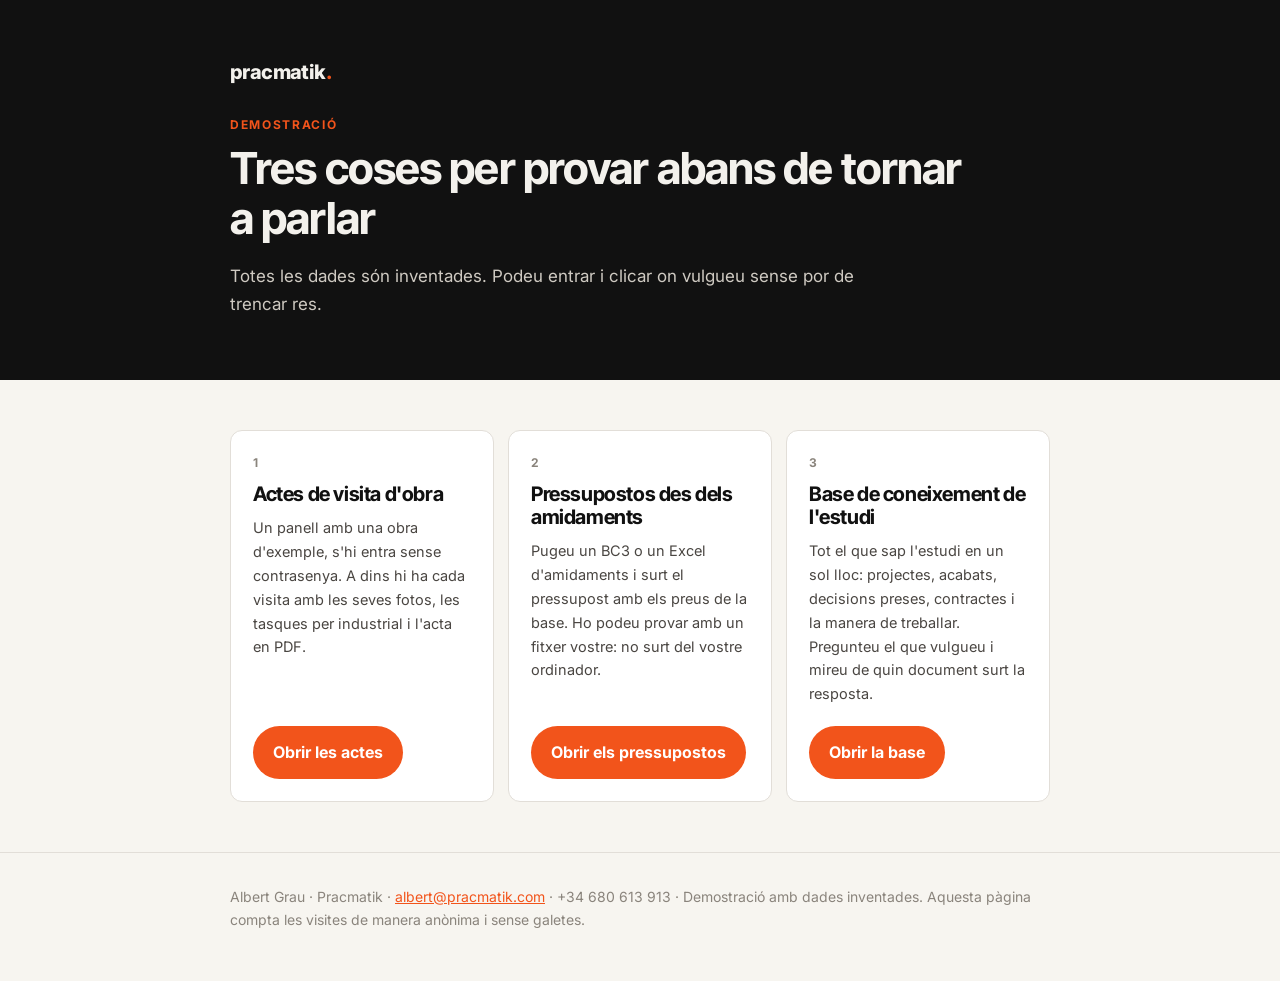
<file: index.html>
<!doctype html>
<html lang="ca">
<head>
<meta charset="utf-8">
<meta name="viewport" content="width=device-width,initial-scale=1">
<meta name="robots" content="noindex,nofollow">
<title>Tres demos · Demostració · Pracmatik</title>
<link rel="preconnect" href="https://fonts.googleapis.com">
<link rel="stylesheet" href="https://fonts.googleapis.com/css2?family=Inter:wght@400;500;600;700&family=Inter+Tight:wght@700;800&display=swap">
<script defer src="track.js"></script>
<style>
:root{--paper:#F7F5F0;--ink:#111;--ink2:#4a4642;--ink3:#8a847c;--line:#e2ded8;--w:#fff;--obra:#F2541B;--groc:#e9b949}
*{box-sizing:border-box}
html,body{max-width:100%;overflow-x:hidden}
body{margin:0;background:var(--paper);color:var(--ink);font-family:Inter,system-ui,-apple-system,'Segoe UI',sans-serif;font-size:16px;line-height:1.65;-webkit-font-smoothing:antialiased}
.env{max-width:860px;margin:0 auto;padding:0 20px}
h1,h2,h3{font-family:'Inter Tight',Inter,sans-serif;letter-spacing:-.02em;line-height:1.15;margin:0}
p{margin:0 0 14px}
a{color:var(--obra)}
.cab{background:var(--ink);color:#f3f1ec;padding:56px 0 48px}
.logo{font-weight:800;font-size:20px;letter-spacing:-.03em;color:#f3f1ec;text-decoration:none}
.logo span{color:var(--obra)}
.kicker{display:block;margin:26px 0 8px;font-size:12px;letter-spacing:.14em;text-transform:uppercase;color:var(--obra);font-weight:700}
.cab h1{font-size:clamp(28px,5.2vw,44px);margin-bottom:18px;max-width:760px}
.cab p{color:#cfcac2;max-width:640px;font-size:17px}
.boto{display:inline-block;padding:13px 20px;border-radius:999px;background:var(--obra);color:#fff;font-weight:700;text-decoration:none;text-align:center}
section{padding:50px 0;border-bottom:1px solid var(--line)}
.demos{display:grid;grid-template-columns:repeat(auto-fit,minmax(min(100%,240px),1fr));gap:14px}
.demo{background:var(--w);border:1px solid var(--line);border-radius:12px;padding:22px;display:flex;flex-direction:column}
.demo .n{font-size:12px;letter-spacing:.14em;text-transform:uppercase;color:var(--ink3);font-weight:700;margin-bottom:10px}
.demo h2{font-size:20px;margin-bottom:10px}
.demo p{font-size:14.5px;color:var(--ink2);flex:1 1 auto}
.demo .boto{align-self:flex-start;margin-top:6px}
.peu{padding:32px 0 50px;font-size:14px;color:var(--ink3)}
@media (max-width:560px){
  .cab{padding:40px 0 36px}
  .cab p{font-size:16px}
  .demo .boto{align-self:stretch}
}
</style>
</head>
<body>
<header class="cab"><div class="env">
  <a class="logo" href="https://www.pracmatik.com" target="_blank" rel="noopener">pracmatik<span>.</span></a>
  <span class="kicker">Demostració</span>
  <h1>Tres coses per provar abans de tornar a parlar</h1>
  <p>Totes les dades són inventades. Podeu entrar i clicar on vulgueu sense por de trencar res.</p>
</div></header>

<main>
<section><div class="env">
  <div class="demos">
    <article class="demo">
      <span class="n">1</span>
      <h2>Actes de visita d'obra</h2>
      <p>Un panell amb una obra d'exemple, s'hi entra sense contrasenya. A dins hi ha cada visita amb les seves fotos, les tasques per industrial i l'acta en PDF.</p>
      <a class="boto" href="https://actas-dashboard.2slval.easypanel.host/demo/" target="_blank" rel="noopener">Obrir les actes</a>
    </article>
    <article class="demo">
      <span class="n">2</span>
      <h2>Pressupostos des dels amidaments</h2>
      <p>Pugeu un BC3 o un Excel d'amidaments i surt el pressupost amb els preus de la base. Ho podeu provar amb un fitxer vostre: no surt del vostre ordinador.</p>
      <a class="boto" href="pressupostos/">Obrir els pressupostos</a>
    </article>
    <article class="demo">
      <span class="n">3</span>
      <h2>Base de coneixement de l'estudi</h2>
      <p>Tot el que sap l'estudi en un sol lloc: projectes, acabats, decisions preses, contractes i la manera de treballar. Pregunteu el que vulgueu i mireu de quin document surt la resposta.</p>
      <a class="boto" href="coneixement/">Obrir la base</a>
    </article>
  </div>
</div></section>
</main>

<footer class="peu"><div class="env">
  Albert Grau · Pracmatik · <a href="mailto:albert@pracmatik.com">albert@pracmatik.com</a> · +34 680 613 913 · Demostració amb dades inventades. Aquesta pàgina compta les visites de manera anònima i sense galetes.
</div></footer>
</body>
</html>
</file>
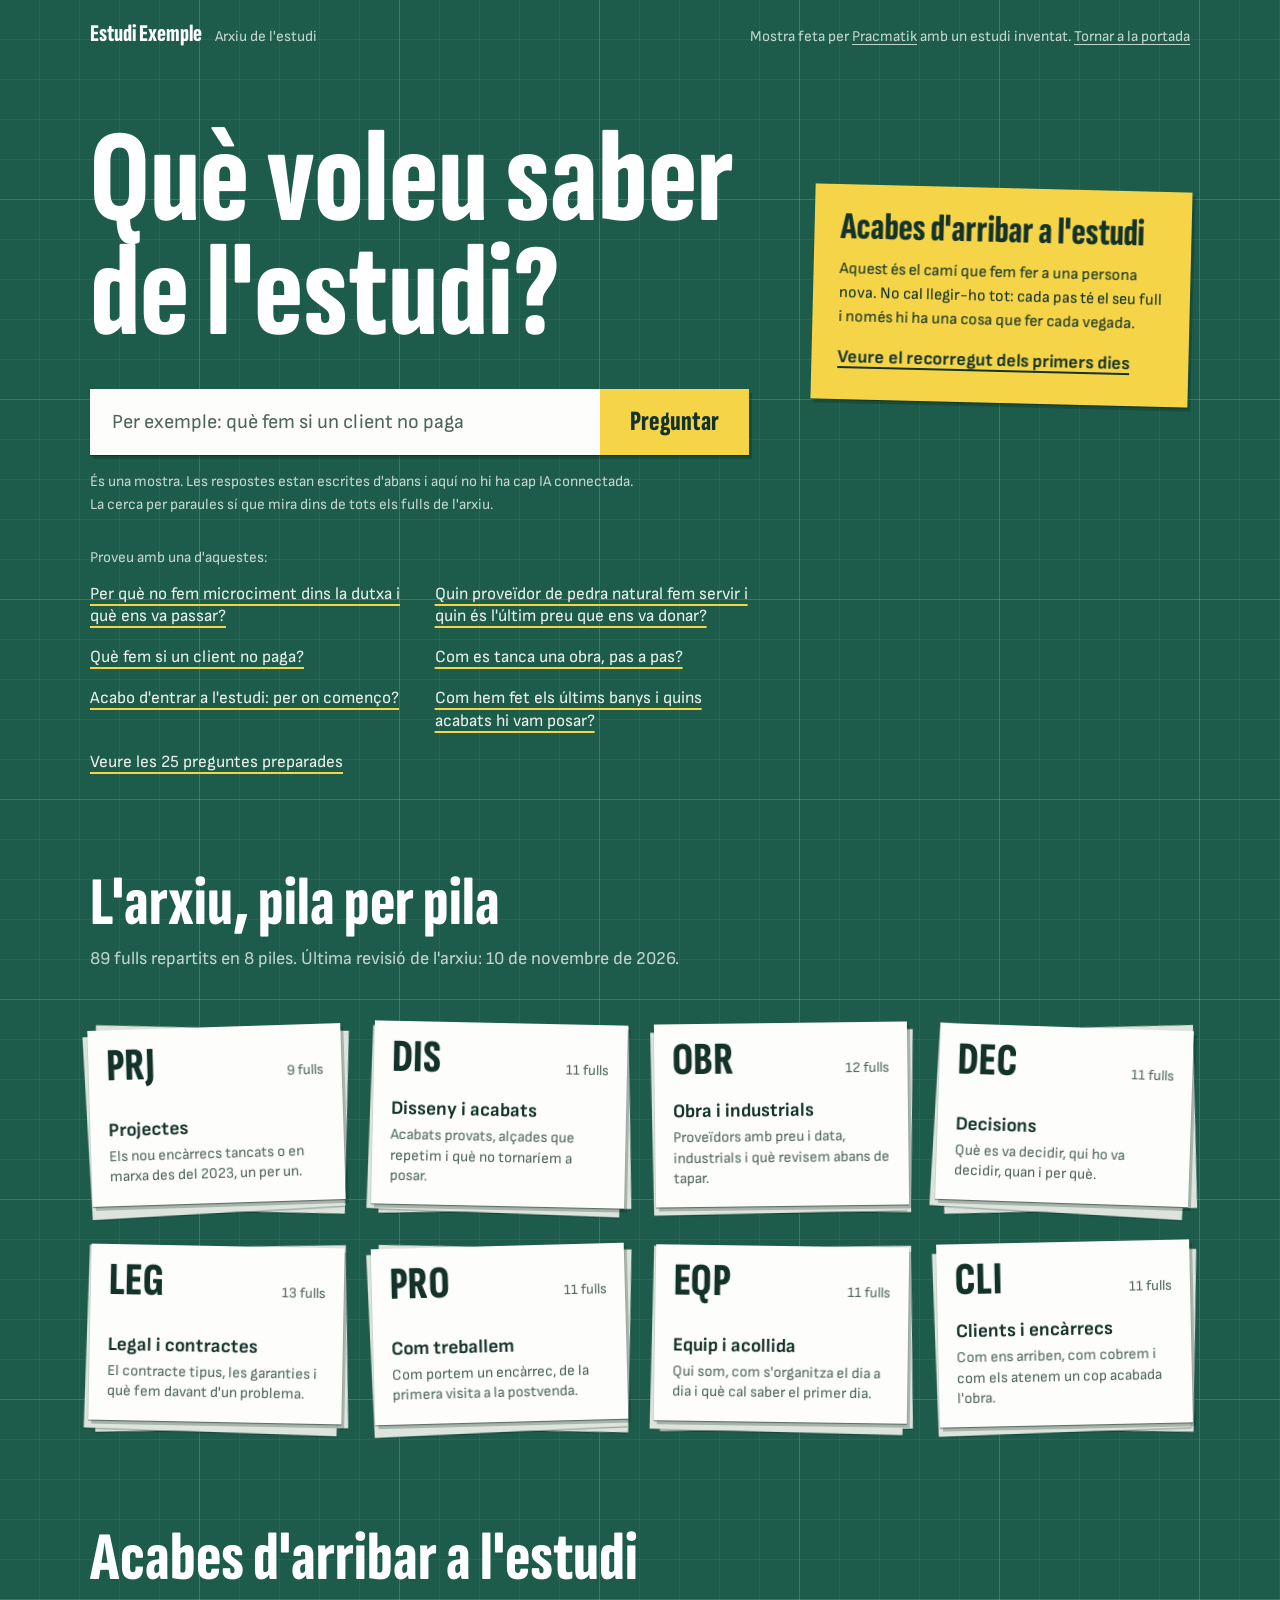
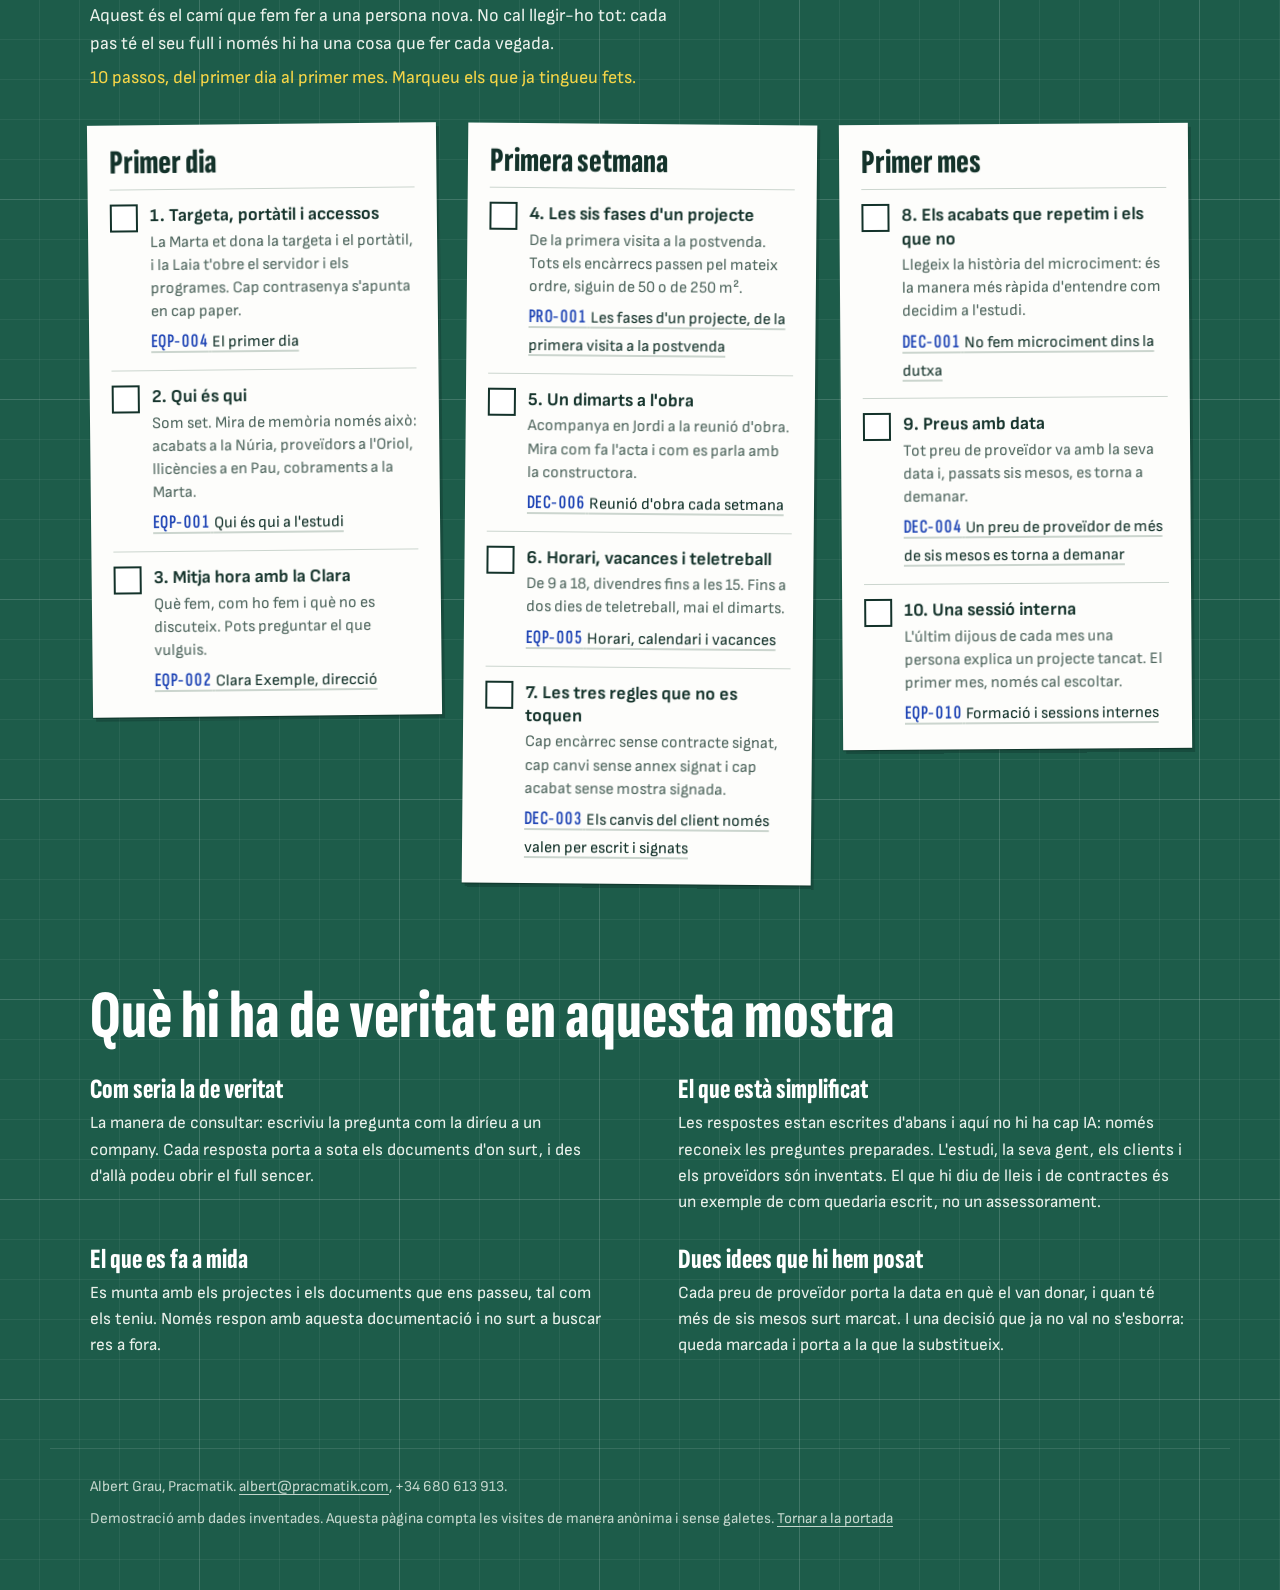
<file: coneixement/index.html>
<!doctype html>
<html lang="ca">
<head>
<meta charset="utf-8">
<meta name="viewport" content="width=device-width,initial-scale=1">
<meta name="robots" content="noindex,nofollow">
<meta name="theme-color" content="#1D5C4A">
<title>Arxiu de l'estudi, demostració de Pracmatik</title>
<link rel="icon" href="data:image/svg+xml,%3Csvg xmlns='http://www.w3.org/2000/svg' viewBox='0 0 32 32'%3E%3Crect width='32' height='32' fill='%231D5C4A'/%3E%3Cpath d='M9 6h14v20H9z' fill='%23FDFDFB' transform='rotate(-6 16 16)'/%3E%3Cpath d='M12 11h8v3h-8z' fill='%23F5D547' transform='rotate(-6 16 16)'/%3E%3C/svg%3E">
<link rel="preconnect" href="https://fonts.googleapis.com">
<link rel="preconnect" href="https://fonts.gstatic.com" crossorigin>
<link rel="stylesheet" href="https://fonts.googleapis.com/css2?family=Sofia+Sans:wght@400;600;700&family=Sofia+Sans+Extra+Condensed:wght@600;800&display=swap">
<link rel="stylesheet" href="estil.css?v=4">
<script defer src="../track.js"></script>
<script defer src="dades.js?v=4"></script>
<script defer src="app.js?v=4"></script>
</head>
<body>
<div class="avaria" id="avaria" role="alert" hidden></div>

<header class="cap">
  <p><b>Estudi Exemple</b> Arxiu de l'estudi</p>
  <p>Mostra feta per <a href="https://www.pracmatik.com" target="_blank" rel="noopener">Pracmatik</a> amb un estudi inventat. <a href="../">Tornar a la portada</a></p>
</header>

<main>
<section class="entrada" id="consulta">
  <div>
    <h1><label for="q">Què voleu saber de l'estudi?</label></h1>
    <form class="camp" id="form" autocomplete="off">
      <input id="q" type="search" placeholder="Per exemple: què fem si un client no paga" enterkeyhint="search">
      <button type="submit">Preguntar</button>
    </form>
    <div id="resposta" aria-live="polite"></div>
    <p class="avis">És una mostra. Les respostes estan escrites d'abans i aquí no hi ha cap IA connectada. La cerca per paraules sí que mira dins de tots els fulls de l'arxiu.</p>
    <p class="proveu">Proveu amb una d'aquestes:</p>
    <ul class="suggerides" id="sug"></ul>
  </div>
  <aside class="nota-nou" id="notaNou"></aside>
</section>

<section class="arxiu" id="arxiu">
  <h2 class="titol-tapet">L'arxiu, pila per pila</h2>
  <p class="arxiu-compte" id="compte"></p>
  <div class="piles" id="piles"></div>
  <div class="llistat-lloc" id="llistat"></div>
</section>

<section class="acollida" id="acollida">
  <h2 class="titol-tapet" id="acollidaTitol"></h2>
  <p class="acollida-intro" id="acollidaIntro"></p>
  <p class="acollida-fet" id="acollidaFet" aria-live="polite"></p>
  <div class="etapes" id="etapes"></div>
</section>

<section class="veritat">
  <h2 class="titol-tapet">Què hi ha de veritat en aquesta mostra</h2>
  <dl>
    <div><dt>Com seria la de veritat</dt><dd>La manera de consultar: escriviu la pregunta com la diríeu a un company. Cada resposta porta a sota els documents d'on surt, i des d'allà podeu obrir el full sencer.</dd></div>
    <div><dt>El que està simplificat</dt><dd>Les respostes estan escrites d'abans i aquí no hi ha cap IA: només reconeix les preguntes preparades. L'estudi, la seva gent, els clients i els proveïdors són inventats. El que hi diu de lleis i de contractes és un exemple de com quedaria escrit, no un assessorament.</dd></div>
    <div><dt>El que es fa a mida</dt><dd>Es munta amb els projectes i els documents que ens passeu, tal com els teniu. Només respon amb aquesta documentació i no surt a buscar res a fora.</dd></div>
    <div><dt>Dues idees que hi hem posat</dt><dd>Cada preu de proveïdor porta la data en què el van donar, i quan té més de sis mesos surt marcat. I una decisió que ja no val no s'esborra: queda marcada i porta a la que la substitueix.</dd></div>
  </dl>
</section>
</main>

<footer class="peu">
  <p>Albert Grau, Pracmatik. <a href="mailto:albert@pracmatik.com">albert@pracmatik.com</a>, +34 680 613 913.</p>
  <p>Demostració amb dades inventades. Aquesta pàgina compta les visites de manera anònima i sense galetes. <a href="../">Tornar a la portada</a></p>
</footer>

<dialog class="full" id="full" aria-labelledby="fullTitol">
  <div class="marc">
    <div class="tanca-lloc"><button class="tanca" id="tanca" type="button">Tancar</button></div>
    <div class="full-cos" id="fullCos"></div>
    <dl class="caixeti" id="caixeti"></dl>
  </div>
</dialog>
</body>
</html>
</file>
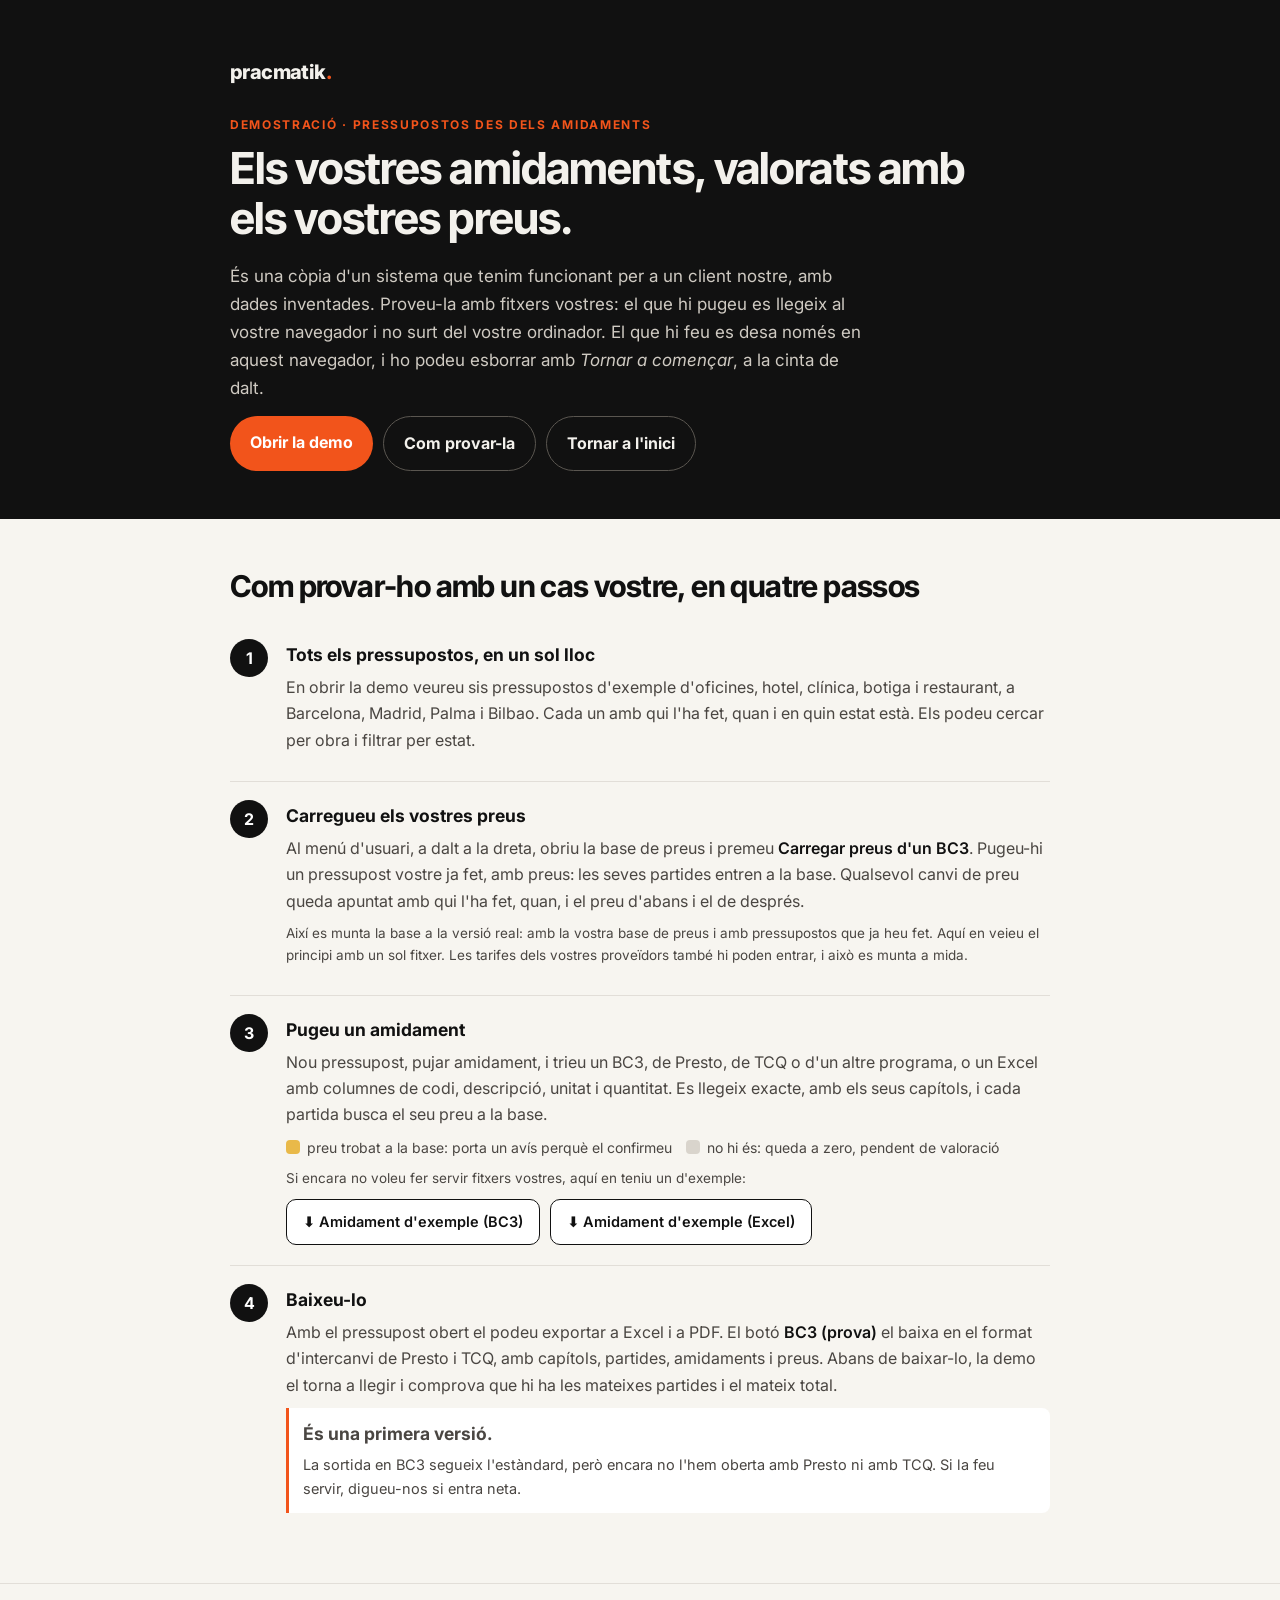
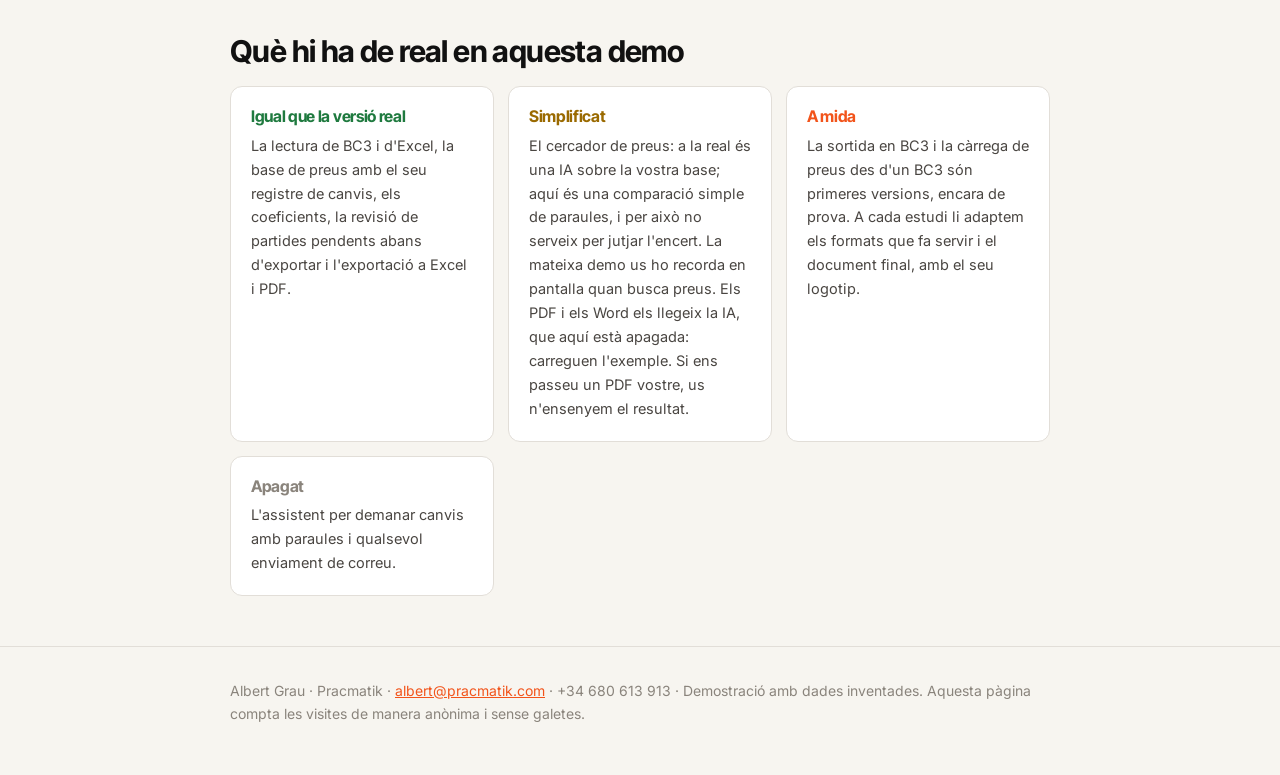
<file: pressupostos/index.html>
<!doctype html>
<html lang="ca">
<head>
<meta charset="utf-8">
<meta name="viewport" content="width=device-width,initial-scale=1">
<meta name="robots" content="noindex,nofollow">
<title>Pressupostos des dels amidaments · Demostració · Pracmatik</title>
<link rel="preconnect" href="https://fonts.googleapis.com">
<link rel="stylesheet" href="https://fonts.googleapis.com/css2?family=Inter:wght@400;500;600;700&family=Inter+Tight:wght@700;800&display=swap">
<script defer src="track.js"></script>
<style>
:root{--paper:#F7F5F0;--ink:#111;--ink2:#4a4642;--ink3:#8a847c;--line:#e2ded8;--w:#fff;--obra:#F2541B;--groc:#e9b949}
*{box-sizing:border-box}
html,body{max-width:100%;overflow-x:hidden}
body{margin:0;background:var(--paper);color:var(--ink);font-family:Inter,system-ui,-apple-system,'Segoe UI',sans-serif;font-size:16px;line-height:1.65;-webkit-font-smoothing:antialiased}
.env{max-width:860px;margin:0 auto;padding:0 20px}
h1,h2,h3{font-family:'Inter Tight',Inter,sans-serif;letter-spacing:-.02em;line-height:1.15;margin:0}
p{margin:0 0 14px}
a{color:var(--obra)}
.cab{background:var(--ink);color:#f3f1ec;padding:56px 0 48px}
.logo{font-weight:800;font-size:20px;letter-spacing:-.03em;color:#f3f1ec;text-decoration:none}
.logo span{color:var(--obra)}
.kicker{display:block;margin:26px 0 8px;font-size:12px;letter-spacing:.14em;text-transform:uppercase;color:var(--obra);font-weight:700}
.cab h1{font-size:clamp(28px,5.2vw,44px);margin-bottom:18px;max-width:760px}
.cab p{color:#cfcac2;max-width:640px;font-size:17px}
.botons{display:flex;flex-wrap:wrap;gap:10px;margin-top:10px}
.boto{display:inline-block;padding:13px 20px;border-radius:999px;background:var(--obra);color:#fff;font-weight:700;text-decoration:none;text-align:center}
.boto.clar{background:transparent;border:1.5px solid #5a5650;color:#f3f1ec}
section{padding:50px 0;border-bottom:1px solid var(--line)}
section h2{font-size:clamp(22px,3.4vw,30px);margin-bottom:18px}
.passos{list-style:none;margin:0;padding:0;counter-reset:p}
.passos li{position:relative;padding:20px 0 20px 56px;border-top:1px solid var(--line)}
.passos li:first-child{border-top:none}
.passos li::before{counter-increment:p;content:counter(p);position:absolute;left:0;top:18px;width:38px;height:38px;border-radius:50%;background:var(--ink);color:#fff;font-weight:700;display:flex;align-items:center;justify-content:center}
.passos b{display:block;font-size:17.5px;margin-bottom:4px}
.passos p{margin:0 0 8px;color:var(--ink2)}
.on{font-size:13.5px;color:var(--ink3);margin:0}
.passos em{font-style:normal;font-weight:600;color:var(--ink)}
.fitxers{display:flex;gap:10px;flex-wrap:wrap;margin-top:10px}
.fitxer{display:inline-flex;align-items:center;gap:8px;padding:10px 16px;border:1.5px solid var(--ink);border-radius:10px;color:var(--ink);text-decoration:none;font-weight:600;font-size:14.5px;background:var(--w)}
.marques{display:flex;gap:14px;flex-wrap:wrap;margin-top:8px;font-size:14px;color:var(--ink2)}
.marques span{display:inline-flex;align-items:center;gap:7px}
.marques i{width:14px;height:14px;border-radius:4px;display:inline-block;flex:0 0 auto}
.prova{margin-top:10px;padding:12px 14px;border-left:3px solid var(--obra);background:var(--w);border-radius:0 8px 8px 0;font-size:14.5px;color:var(--ink2)}
.taula{display:grid;grid-template-columns:repeat(auto-fit,minmax(min(100%,240px),1fr));gap:14px}
.caixa{background:var(--w);border:1px solid var(--line);border-radius:12px;padding:20px}
.caixa h3{font-size:16px;margin-bottom:8px}
.caixa p{font-size:14.5px;color:var(--ink2);margin:0}
.caixa.igual h3{color:#1f7a3f}.caixa.simple h3{color:#9a6a00}.caixa.nou h3{color:var(--obra)}.caixa.off h3{color:var(--ink3)}
.peu{padding:32px 0 50px;font-size:14px;color:var(--ink3)}
@media (max-width:560px){
  .cab{padding:40px 0 36px}
  .cab p{font-size:16px}
  .botons .boto{flex:1 1 100%}
  .passos li{padding-left:50px}
  .passos li::before{width:34px;height:34px}
  .fitxer{flex:1 1 100%;justify-content:center}
}
</style>
</head>
<body>
<header class="cab"><div class="env">
  <a class="logo" href="https://www.pracmatik.com" target="_blank" rel="noopener">pracmatik<span>.</span></a>
  <span class="kicker">Demostració · Pressupostos des dels amidaments</span>
  <h1>Els vostres amidaments, valorats amb els vostres preus.</h1>
  <p>És una còpia d'un sistema que tenim funcionant per a un client nostre, amb dades inventades. Proveu-la amb fitxers vostres: el que hi pugeu es llegeix al vostre navegador i no surt del vostre ordinador. El que hi feu es desa només en aquest navegador, i ho podeu esborrar amb <em>Tornar a començar</em>, a la cinta de dalt.</p>
  <div class="botons">
    <a class="boto" href="app/">Obrir la demo</a>
    <a class="boto clar" href="#com-provar">Com provar-la</a>
    <a class="boto clar" href="../">Tornar a l'inici</a>
  </div>
</div></header>

<main>
<section id="com-provar"><div class="env">
  <h2>Com provar-ho amb un cas vostre, en quatre passos</h2>
  <ol class="passos">
    <li><b>Tots els pressupostos, en un sol lloc</b>
      <p>En obrir la demo veureu sis pressupostos d'exemple d'oficines, hotel, clínica, botiga i restaurant, a Barcelona, Madrid, Palma i Bilbao. Cada un amb qui l'ha fet, quan i en quin estat està. Els podeu cercar per obra i filtrar per estat.</p></li>
    <li><b>Carregueu els vostres preus</b>
      <p>Al menú d'usuari, a dalt a la dreta, obriu la base de preus i premeu <em>Carregar preus d'un BC3</em>. Pugeu-hi un pressupost vostre ja fet, amb preus: les seves partides entren a la base. Qualsevol canvi de preu queda apuntat amb qui l'ha fet, quan, i el preu d'abans i el de després.</p>
      <p class="on">Així es munta la base a la versió real: amb la vostra base de preus i amb pressupostos que ja heu fet. Aquí en veieu el principi amb un sol fitxer. Les tarifes dels vostres proveïdors també hi poden entrar, i això es munta a mida.</p></li>
    <li><b>Pugeu un amidament</b>
      <p>Nou pressupost, pujar amidament, i trieu un BC3, de Presto, de TCQ o d'un altre programa, o un Excel amb columnes de codi, descripció, unitat i quantitat. Es llegeix exacte, amb els seus capítols, i cada partida busca el seu preu a la base.</p>
      <div class="marques"><span><i style="background:var(--groc)"></i>preu trobat a la base: porta un avís perquè el confirmeu</span><span><i style="background:#d9d4cc"></i>no hi és: queda a zero, pendent de valoració</span></div>
      <p class="on" style="margin-top:8px">Si encara no voleu fer servir fitxers vostres, aquí en teniu un d'exemple:</p>
      <div class="fitxers"><a class="fitxer" href="exemples/amidaments_exemple.bc3" download>⬇ Amidament d'exemple (BC3)</a><a class="fitxer" href="exemples/amidaments_exemple.xlsx" download>⬇ Amidament d'exemple (Excel)</a></div></li>
    <li><b>Baixeu-lo</b>
      <p>Amb el pressupost obert el podeu exportar a Excel i a PDF. El botó <em>BC3 (prova)</em> el baixa en el format d'intercanvi de Presto i TCQ, amb capítols, partides, amidaments i preus. Abans de baixar-lo, la demo el torna a llegir i comprova que hi ha les mateixes partides i el mateix total.</p>
      <div class="prova"><b>És una primera versió.</b> La sortida en BC3 segueix l'estàndard, però encara no l'hem oberta amb Presto ni amb TCQ. Si la feu servir, digueu-nos si entra neta.</div></li>
  </ol>
</div></section>

<section><div class="env">
  <h2>Què hi ha de real en aquesta demo</h2>
  <div class="taula">
    <div class="caixa igual"><h3>Igual que la versió real</h3><p>La lectura de BC3 i d'Excel, la base de preus amb el seu registre de canvis, els coeficients, la revisió de partides pendents abans d'exportar i l'exportació a Excel i PDF.</p></div>
    <div class="caixa simple"><h3>Simplificat</h3><p>El cercador de preus: a la real és una IA sobre la vostra base; aquí és una comparació simple de paraules, i per això no serveix per jutjar l'encert. La mateixa demo us ho recorda en pantalla quan busca preus. Els PDF i els Word els llegeix la IA, que aquí està apagada: carreguen l'exemple. Si ens passeu un PDF vostre, us n'ensenyem el resultat.</p></div>
    <div class="caixa nou"><h3>A mida</h3><p>La sortida en BC3 i la càrrega de preus des d'un BC3 són primeres versions, encara de prova. A cada estudi li adaptem els formats que fa servir i el document final, amb el seu logotip.</p></div>
    <div class="caixa off"><h3>Apagat</h3><p>L'assistent per demanar canvis amb paraules i qualsevol enviament de correu.</p></div>
  </div>
</div></section>
</main>

<footer class="peu"><div class="env">
  Albert Grau · Pracmatik · <a href="mailto:albert@pracmatik.com">albert@pracmatik.com</a> · +34 680 613 913 · Demostració amb dades inventades. Aquesta pàgina compta les visites de manera anònima i sense galetes.
</div></footer>
</body>
</html>
</file>
<file: coneixement/estil.css>
/* Arxiu de l'estudi. Tot és paper sobre un tapet de tall:
   fulls amb cantells rectes, ombra curta i dura, i un caixetí a cada full. */
:root{
  --tapet:#1D5C4A;
  --paper:#FDFDFB;
  --paper-sota:#DCE4DD;
  --tinta:#13322A;
  --tinta-2:#4F665E;
  --fil:#CBD5CE;
  --groc:#F5D547;
  --blau:#1F45B5;
  --segell:#C2362B;
  --mostassa:#7A5C00;
  --clar:#EAF1EB;
  --clar-2:#C2D5CB;
  --ratlla:rgba(255,255,255,.055);
  --ratlla-forta:rgba(255,255,255,.11);
  --f-text:"Sofia Sans","Helvetica Neue",Arial,sans-serif;
  --f-estret:"Sofia Sans Extra Condensed","Arial Narrow","Helvetica Neue",sans-serif;
  --ombra:0 1px 1px rgba(5,28,21,.45),3px 4px 0 rgba(5,28,21,.24);
  --molla:cubic-bezier(.2,.85,.25,1);
  --marge:clamp(18px,4vw,40px);
}
*{box-sizing:border-box}
[hidden]{display:none!important}
html{scroll-behavior:smooth;-webkit-text-size-adjust:100%}
body{
  margin:0;color:var(--clar);font:400 18px/1.55 var(--f-text);-webkit-font-smoothing:antialiased;overflow-x:clip;
  background:
    linear-gradient(var(--ratlla-forta) 1px,transparent 1px) 0 -1px/100% 200px,
    linear-gradient(90deg,var(--ratlla-forta) 1px,transparent 1px) -1px 0/200px 100%,
    linear-gradient(var(--ratlla) 1px,transparent 1px) 0 -1px/100% 40px,
    linear-gradient(90deg,var(--ratlla) 1px,transparent 1px) -1px 0/40px 100%,
    var(--tapet);
}
h1,h2,h3,p,ul,ol,dl,dd,table{margin:0}
ul,ol{padding:0;list-style:none}
button,input{font:inherit;color:inherit;border-radius:0}
button{cursor:pointer}
a{color:inherit}
:focus-visible{outline:3px solid var(--groc);outline-offset:3px}
.paper :focus-visible,.full :focus-visible,.nota-nou :focus-visible{outline-color:var(--blau)}

.cap,main>section,.peu{max-width:1180px;margin-inline:auto;padding-inline:var(--marge)}
.paper{background:var(--paper);color:var(--tinta);box-shadow:var(--ombra)}
.codi{font:600 1.2em/1 var(--f-estret);letter-spacing:.02em;font-variant-numeric:tabular-nums;color:var(--blau);white-space:nowrap}
.titol-tapet{font:800 clamp(40px,5.6vw,68px)/.92 var(--f-estret);color:#fff;text-wrap:balance}

.avaria{position:sticky;top:0;z-index:9;padding:12px var(--marge);background:var(--segell);color:#fff;font-weight:700}

/* Capçalera */
.cap{display:flex;flex-wrap:wrap;justify-content:space-between;align-items:baseline;gap:6px 30px;padding-top:22px;font-size:15px;color:var(--clar-2)}
.cap b{font:800 24px/1 var(--f-estret);color:#fff;margin-right:10px}
.cap a{text-underline-offset:3px}
.cap a:hover{color:var(--groc)}

/* Entrada: la pregunta i la nota per a qui acaba d'arribar */
.entrada{display:grid;grid-template-columns:minmax(0,7fr) minmax(0,4fr);gap:clamp(30px,5vw,70px);align-items:start;padding-top:clamp(34px,6vw,76px);padding-bottom:clamp(50px,7vw,90px)}
.entrada h1{font:800 clamp(58px,10.4vw,132px)/.86 var(--f-estret);color:#fff;text-wrap:balance}
.camp{position:relative;z-index:1;display:flex;margin-top:clamp(24px,3.4vw,38px);box-shadow:var(--ombra)}
.camp input{flex:1 1 auto;min-width:0;height:66px;padding:0 22px;border:0;background:var(--paper);color:var(--tinta);font-size:20px;-webkit-appearance:none;appearance:none}
.camp input::placeholder{color:var(--tinta-2);opacity:1}
.camp input:focus-visible{outline-offset:-5px;outline-color:var(--blau)}
.camp button{flex:none;height:66px;padding:0 30px;border:0;background:var(--groc);color:var(--tinta);font:800 28px/1 var(--f-estret);letter-spacing:.01em;transition:background-color .15s}
.camp button:hover{background:#FFE56B}
.camp button:active{transform:translateY(1px)}
.avis{margin-top:16px;max-width:62ch;font-size:15px;line-height:1.5;color:var(--clar-2)}
.proveu{margin-top:30px;font-size:15px;color:var(--clar-2)}
.suggerides{display:grid;grid-template-columns:repeat(2,minmax(0,1fr));gap:0 30px;margin-top:4px}
.suggerides button{width:100%;padding:9px 0;border:0;background:none;text-align:left;font-size:17px;line-height:1.35;color:var(--clar);text-decoration:underline;text-decoration-color:var(--groc);text-decoration-thickness:2px;text-underline-offset:5px;transition:color .15s}
.suggerides button:hover,.suggerides button[aria-pressed=true]{color:var(--groc)}

.nota-nou{margin-top:clamp(0px,5vw,64px);padding:26px 26px 28px;background:var(--groc);color:var(--tinta);box-shadow:var(--ombra);transform:rotate(1.4deg);animation:deixa .7s var(--molla) .12s both}
.nota-nou h2{font:800 38px/.92 var(--f-estret);text-wrap:balance}
.nota-nou p{margin-top:12px;font-size:16px;line-height:1.5}
.nota-nou a{display:inline-block;margin-top:14px;font-weight:700;text-decoration-thickness:2px;text-underline-offset:4px}
@keyframes deixa{from{opacity:0;transform:translateY(-34px) rotate(7deg)}}

/* Resposta: surt de sota de la tira on s'escriu */
.resposta{margin:0 12px;padding:30px 30px 26px;animation:surt .55s var(--molla) both}
@keyframes surt{from{clip-path:inset(0 -12px 100% -12px);transform:translateY(-16px)}to{clip-path:inset(0 -12px -12px -12px);transform:none}}
.resposta-titol{font:800 clamp(30px,3.6vw,40px)/.95 var(--f-estret);text-wrap:balance}
.resposta-text{margin-top:14px;max-width:64ch}
.resposta-text p+p{margin-top:12px}
.resposta h3{margin:26px 0 6px;font:800 24px/1 var(--f-estret)}
.nota{margin-left:2px;padding:0 3px;font-weight:700;font-size:.72em;vertical-align:super;line-height:0;color:var(--blau);text-decoration:none}
.nota:hover{background:var(--groc)}
.fonts{counter-reset:font}
.fonts li{counter-increment:font;display:grid;grid-template-columns:22px minmax(0,1fr);gap:0 8px;padding:9px 0;border-top:1px solid var(--fil)}
.fonts li::before{content:counter(font);font-weight:700;font-size:14px;color:var(--blau);padding-top:3px}
.font-doc{grid-column:2;font-size:15px;color:var(--tinta-2)}
.enllac-full{color:var(--tinta);text-decoration:underline;text-decoration-color:var(--fil);text-decoration-thickness:1.5px;text-underline-offset:4px}
.enllac-full:hover{text-decoration-color:var(--blau)}
.troballes li{border-top:1px solid var(--fil)}
.troballa{display:block;padding:10px 0;color:var(--tinta);text-decoration:none}
.troballa b{font-weight:700}
.troballa span.resum{display:block;font-size:15.5px;color:var(--tinta-2)}
.troballa:hover b{text-decoration:underline;text-decoration-color:var(--blau);text-underline-offset:4px}
mark{color:inherit;background:linear-gradient(var(--groc),var(--groc)) no-repeat 0 85%/100% 42%;animation:fluoresceix .5s .2s both}
@keyframes fluoresceix{from{background-size:0 42%}}

/* L'arxiu: vuit piles de fulls */
.arxiu{padding-bottom:clamp(60px,8vw,110px)}
.arxiu-compte{margin-top:10px;color:var(--clar-2)}
.piles{display:grid;grid-template-columns:repeat(4,minmax(0,1fr));gap:36px 30px;margin-top:36px;padding-top:14px;scroll-margin-top:6px}
.pila{position:relative;display:block;padding:0;border:0;background:none;text-align:left;transform:rotate(var(--gir))}
.piles:not(.repartit) .pila{opacity:0}
.piles.repartit .pila{animation:reparteix .8s cubic-bezier(.16,.84,.3,1) both;animation-delay:calc(var(--i)*80ms + 250ms)}
@keyframes reparteix{from{opacity:0;transform:translate(44vw,-46px) rotate(17deg)}45%{opacity:1}}
.pila::before,.pila::after{content:"";position:absolute;inset:0;background:var(--paper-sota);box-shadow:0 1px 1px rgba(5,28,21,.4)}
.pila::before{transform:rotate(calc(var(--gir)*-1.7)) translate(4px,5px)}
.pila::after{transform:rotate(calc(var(--gir)*.8)) translate(-3px,7px)}
.pila-full{position:relative;z-index:1;display:flex;flex-direction:column;min-height:176px;padding:16px 18px 18px;background:var(--paper);color:var(--tinta);box-shadow:var(--ombra);transition:transform .3s var(--molla),box-shadow .3s}
.pila:hover .pila-full{transform:translateY(-7px) rotate(calc(var(--gir)*-1))}
.pila[aria-expanded=true] .pila-full{transform:translateY(-12px) rotate(calc(var(--gir)*-1));box-shadow:inset 0 9px 0 var(--groc),0 1px 1px rgba(5,28,21,.45),6px 9px 0 rgba(5,28,21,.26)}
.pila-dalt{display:flex;justify-content:space-between;align-items:baseline;gap:10px}
.pila-codi{font:800 46px/.9 var(--f-estret);letter-spacing:.01em}
.pila-n{font-size:14.5px;color:var(--tinta-2);white-space:nowrap}
.pila-nom{margin-top:auto;padding-top:20px;font-weight:700;font-size:19px;line-height:1.2}
.pila-lema{margin-top:4px;font-size:15px;line-height:1.35;color:var(--tinta-2)}

.llistat-lloc{scroll-margin-top:16px}
.llistat{view-transition-name:llistat;margin-top:44px;padding:clamp(22px,3.4vw,36px) clamp(18px,3.4vw,38px) 10px}
::view-transition-group(llistat){animation-duration:.46s;animation-timing-function:cubic-bezier(.2,.85,.25,1)}
.llistat-cap{display:flex;flex-wrap:wrap;align-items:baseline;gap:4px 22px}
.llistat-cap h3{font:800 clamp(38px,5vw,54px)/.92 var(--f-estret)}
.llistat-cap p{color:var(--tinta-2)}
.tipus{display:flex;flex-wrap:wrap;gap:0 22px;margin-top:10px}
.tipus button{padding:10px 0 6px;border:0;border-bottom:4px solid transparent;background:none;font-weight:600;font-size:16px;color:var(--tinta-2)}
.tipus button:hover{color:var(--tinta)}
.tipus button[aria-pressed=true]{color:var(--tinta);border-bottom-color:var(--groc)}
.files{margin-top:16px}
.files li{animation:escriu .34s both;animation-delay:calc(var(--i)*26ms + 140ms)}
@keyframes escriu{from{opacity:0;transform:translateX(-8px)}}
.fila{display:grid;grid-template-columns:104px minmax(0,1fr) 56px 96px;gap:4px 18px;align-items:baseline;padding:14px 0;border-top:1px solid var(--fil);color:var(--tinta);text-decoration:none}
.fila .codi{font-size:23px}
.fila-titol{font-weight:700;background:linear-gradient(var(--groc),var(--groc)) no-repeat 0 88%/0 40%;transition:background-size .32s var(--molla)}
.fila:hover .fila-titol,.fila:focus-visible .fila-titol{background-size:100% 40%}
.fila.substituit .fila-titol{text-decoration:line-through;text-decoration-color:var(--segell)}
.fila-resum{display:block;margin-top:2px;font-size:15.5px;line-height:1.45;color:var(--tinta-2)}
.fila-rev,.fila-data{font-size:15px;color:var(--tinta-2);font-variant-numeric:tabular-nums;white-space:nowrap}
.fila-data{text-align:right}
.marca{display:inline-block;margin-left:10px;padding:1px 7px 0;border:1.5px solid currentColor;font:600 17px/1.2 var(--f-estret);letter-spacing:.03em;vertical-align:1px}
.marca.substituit,.segell.substituit{color:var(--segell)}
.marca.revisar,.segell.revisar{color:var(--mostassa)}

/* El full obert, amb el seu caixetí */
.full{width:min(880px,calc(100vw - 20px));max-width:none;max-height:calc(100dvh - 20px);padding:10px;border:0;background:var(--paper);color:var(--tinta);box-shadow:0 2px 2px rgba(4,22,17,.5),10px 14px 0 rgba(4,22,17,.3);overflow:hidden auto;overscroll-behavior:contain}
.full::backdrop{background:rgba(9,38,30,.74)}
.full[open]{animation:posa .44s var(--molla) both}
.full[open]::backdrop{animation:fosqueja .3s both}
.full.surt{animation:treu .22s ease-in both}
.full.surt::backdrop{animation:fosqueja .22s reverse both}
@keyframes posa{from{opacity:0;transform:translateY(48px) rotate(-1.6deg)}}
@keyframes treu{to{opacity:0;transform:translateY(30px) rotate(1deg)}}
@keyframes fosqueja{from{opacity:0}}
.marc{display:flex;flex-direction:column;min-height:min(70dvh,640px);border:1.5px solid var(--tinta)}
.tanca-lloc{position:sticky;top:0;z-index:2;height:0;text-align:right}
.tanca{height:44px;margin:10px;padding:0 16px;border:1.5px solid var(--tinta);background:var(--paper);font:600 22px/1 var(--f-estret);letter-spacing:.02em}
.tanca:hover{background:var(--groc)}
.full-cos{padding:clamp(22px,4vw,44px) clamp(18px,4.4vw,50px) clamp(26px,4vw,44px)}
.full-cos.canvia{animation:canvia .3s var(--molla) both}
@keyframes canvia{from{opacity:0;transform:translateX(18px)}}
.full-on{padding-right:96px;font-size:15px;color:var(--tinta-2)}
.segell{display:inline-block;margin:14px 0 2px;padding:4px 13px 2px;border:2.5px solid currentColor;font:800 26px/1 var(--f-estret);letter-spacing:.04em;transform:rotate(-3deg);animation:estampa .32s .34s cubic-bezier(.3,1.5,.5,1) both}
@keyframes estampa{from{opacity:0;transform:rotate(-3deg) scale(2)}}
.full-cos h2{margin-top:10px;font:800 clamp(36px,6vw,60px)/.92 var(--f-estret);text-wrap:balance}
.full-resum{margin-top:14px;max-width:56ch;font-size:20px;line-height:1.4}
.avis-estat{margin-top:16px;padding:10px 14px;border-left:5px solid var(--segell);background:#FBECEA;font-size:16px}
.avis-estat.revisar{border-left-color:var(--groc);background:#FDF7DA}
.mostra-color{height:84px;margin-top:22px;box-shadow:inset 0 0 0 1px rgba(19,50,42,.14)}
.peu-mostra{margin-top:5px;font-size:14px;color:var(--tinta-2)}
.full-text{margin-top:22px;max-width:66ch}
.full-text p+p{margin-top:13px}
.full-cos h3{margin:30px 0 8px;font:800 26px/1 var(--f-estret)}
.camps{display:grid;grid-template-columns:max-content minmax(0,1fr);margin-top:26px;border-bottom:1px solid var(--fil)}
.camps dt,.camps dd{padding:9px 0;border-top:1px solid var(--fil)}
.camps dt{padding-right:26px;font-size:15px;font-weight:600;color:var(--tinta-2)}
.passos{counter-reset:pas}
.passos li{counter-increment:pas;display:grid;grid-template-columns:38px minmax(0,1fr);padding:12px 0;border-top:1px solid var(--fil)}
.passos li::before{content:counter(pas);grid-row:span 2;font:800 34px/.9 var(--f-estret);color:var(--blau)}
.passos b{font-weight:700}
.passos p{grid-column:2;font-size:16.5px;color:var(--tinta-2)}
.preus{width:100%;border-collapse:collapse;font-size:16.5px}
.preus th{padding:6px 0;text-align:left;font-size:14.5px;font-weight:600;color:var(--tinta-2)}
.preus td{padding:10px 12px 10px 0;border-top:1px solid var(--fil);vertical-align:top}
.preus .preu{font-weight:700;white-space:nowrap;font-variant-numeric:tabular-nums}
.preus .vell .preu{color:var(--segell)}
.avis-vell{display:block;font-size:14px;color:var(--segell)}
.relacionats li{padding:7px 0;border-top:1px solid var(--fil)}
.etiquetes{margin-top:26px;font-size:15.5px;color:var(--tinta-2)}
.etiquetes button{padding:6px 0;border:0;background:none;color:var(--blau);text-decoration:underline;text-underline-offset:3px}
.caixeti{display:grid;grid-template-columns:1.15fr .65fr 1.5fr 2fr;margin-top:auto}
.caixeti>div{padding:9px 14px 10px;border-top:1.5px solid var(--tinta);border-left:1.5px solid var(--tinta);min-width:0}
.caixeti>div:nth-child(1),.caixeti>div:nth-child(5){border-left:0}
.caixeti .c-ample{grid-column:span 2}
.caixeti dt{font-size:13px;color:var(--tinta-2)}
.caixeti dd{font-size:16px;line-height:1.3;overflow-wrap:anywhere}
.caixeti .c-codi dd{font:800 36px/1 var(--f-estret);letter-spacing:.01em}
.caixeti .c-rev dd{font:800 36px/1 var(--f-estret)}

/* Acollida: el recorregut dels primers dies */
.acollida{padding-bottom:clamp(60px,8vw,110px);scroll-margin-top:20px}
.acollida-intro{margin-top:12px;max-width:60ch}
.acollida-fet{margin-top:6px;color:var(--groc)}
.etapes{display:grid;grid-template-columns:repeat(3,minmax(0,1fr));gap:30px 26px;align-items:start;margin-top:32px}
.etapa{padding:22px 22px 8px;transform:rotate(var(--gir))}
.etapa h3{font:800 34px/.95 var(--f-estret);margin-bottom:10px}
.etapa li{display:grid;grid-template-columns:28px minmax(0,1fr);gap:0 12px;padding:14px 0;border-top:1px solid var(--fil)}
.etapa input{-webkit-appearance:none;appearance:none;display:grid;place-items:center;width:28px;height:28px;margin:0;border:2px solid var(--tinta);background:#fff;cursor:pointer}
.etapa input::after{content:"";width:8px;height:15px;margin-top:-4px;border:solid var(--blau);border-width:0 3.5px 3.5px 0;transform:rotate(42deg) scale(0);transition:transform .22s cubic-bezier(.3,1.7,.5,1)}
.etapa input:checked::after{transform:rotate(42deg) scale(1)}
.pas-titol{display:block;font-weight:700;line-height:1.3;cursor:pointer}
.etapa li.fet .pas-titol{color:var(--tinta-2);text-decoration:line-through;text-decoration-color:var(--blau)}
.etapa li p{margin:3px 0 5px;font-size:16px;line-height:1.45;color:var(--tinta-2)}
.etapa .enllac-full{font-size:16px}

/* Què hi ha de veritat i peu */
.veritat{padding-bottom:clamp(50px,7vw,90px)}
.veritat dl{display:grid;grid-template-columns:repeat(2,minmax(0,1fr));gap:30px clamp(30px,6vw,80px);margin-top:28px}
.veritat dt{font:800 28px/1 var(--f-estret);color:#fff}
.veritat dd{margin-top:6px;max-width:52ch;font-size:17px}
.peu{padding-top:26px;padding-bottom:60px;border-top:1px solid var(--ratlla-forta);font-size:15px;color:var(--clar-2)}
.peu p+p{margin-top:8px}
.peu a{text-underline-offset:3px}
.peu a:hover{color:var(--groc)}

@media (max-width:980px){
  .entrada{grid-template-columns:minmax(0,1fr)}
  .nota-nou{margin-top:0;max-width:520px}
  .piles{grid-template-columns:repeat(2,minmax(0,1fr))}
  .etapes{grid-template-columns:minmax(0,1fr);max-width:620px}
}
@media (max-width:620px){
  body{font-size:17px}
  .camp{flex-direction:column}
  .camp input{flex:none;height:60px;font-size:18px;padding:0 16px}
  .camp button{height:56px}
  .suggerides{grid-template-columns:minmax(0,1fr)}
  .resposta{margin:0 6px;padding:24px 18px 20px}
  .piles{gap:30px 18px}
  .pila-full{min-height:158px;padding:14px 13px 15px}
  .pila-codi{font-size:38px}
  .pila-nom{font-size:17px}
  .pila-lema{font-size:14px}
  .pila-n{font-size:13.5px}
  .fila{grid-template-columns:minmax(0,1fr) auto}
  .fila-cos{grid-column:1/-1;order:3}
  .fila-data{order:2}
  .fila-rev{display:none}
  .marca{margin-left:6px}
  .full{padding:6px}
  .camps{grid-template-columns:minmax(0,1fr)}
  .camps dt{padding-bottom:0}
  .camps dd{padding-top:2px;border-top:0}
  .caixeti{grid-template-columns:1.2fr 1fr}
  .caixeti>div:nth-child(odd),.caixeti>div.c-ample{border-left:0}
  .veritat dl{grid-template-columns:minmax(0,1fr)}
}
@media (prefers-reduced-motion:reduce){
  html{scroll-behavior:auto}
  *,*::before,*::after{animation-duration:.01ms!important;animation-delay:0s!important;transition-duration:.01ms!important}
  ::view-transition-group(*),::view-transition-old(*),::view-transition-new(*){animation:none!important}
}
</file>
